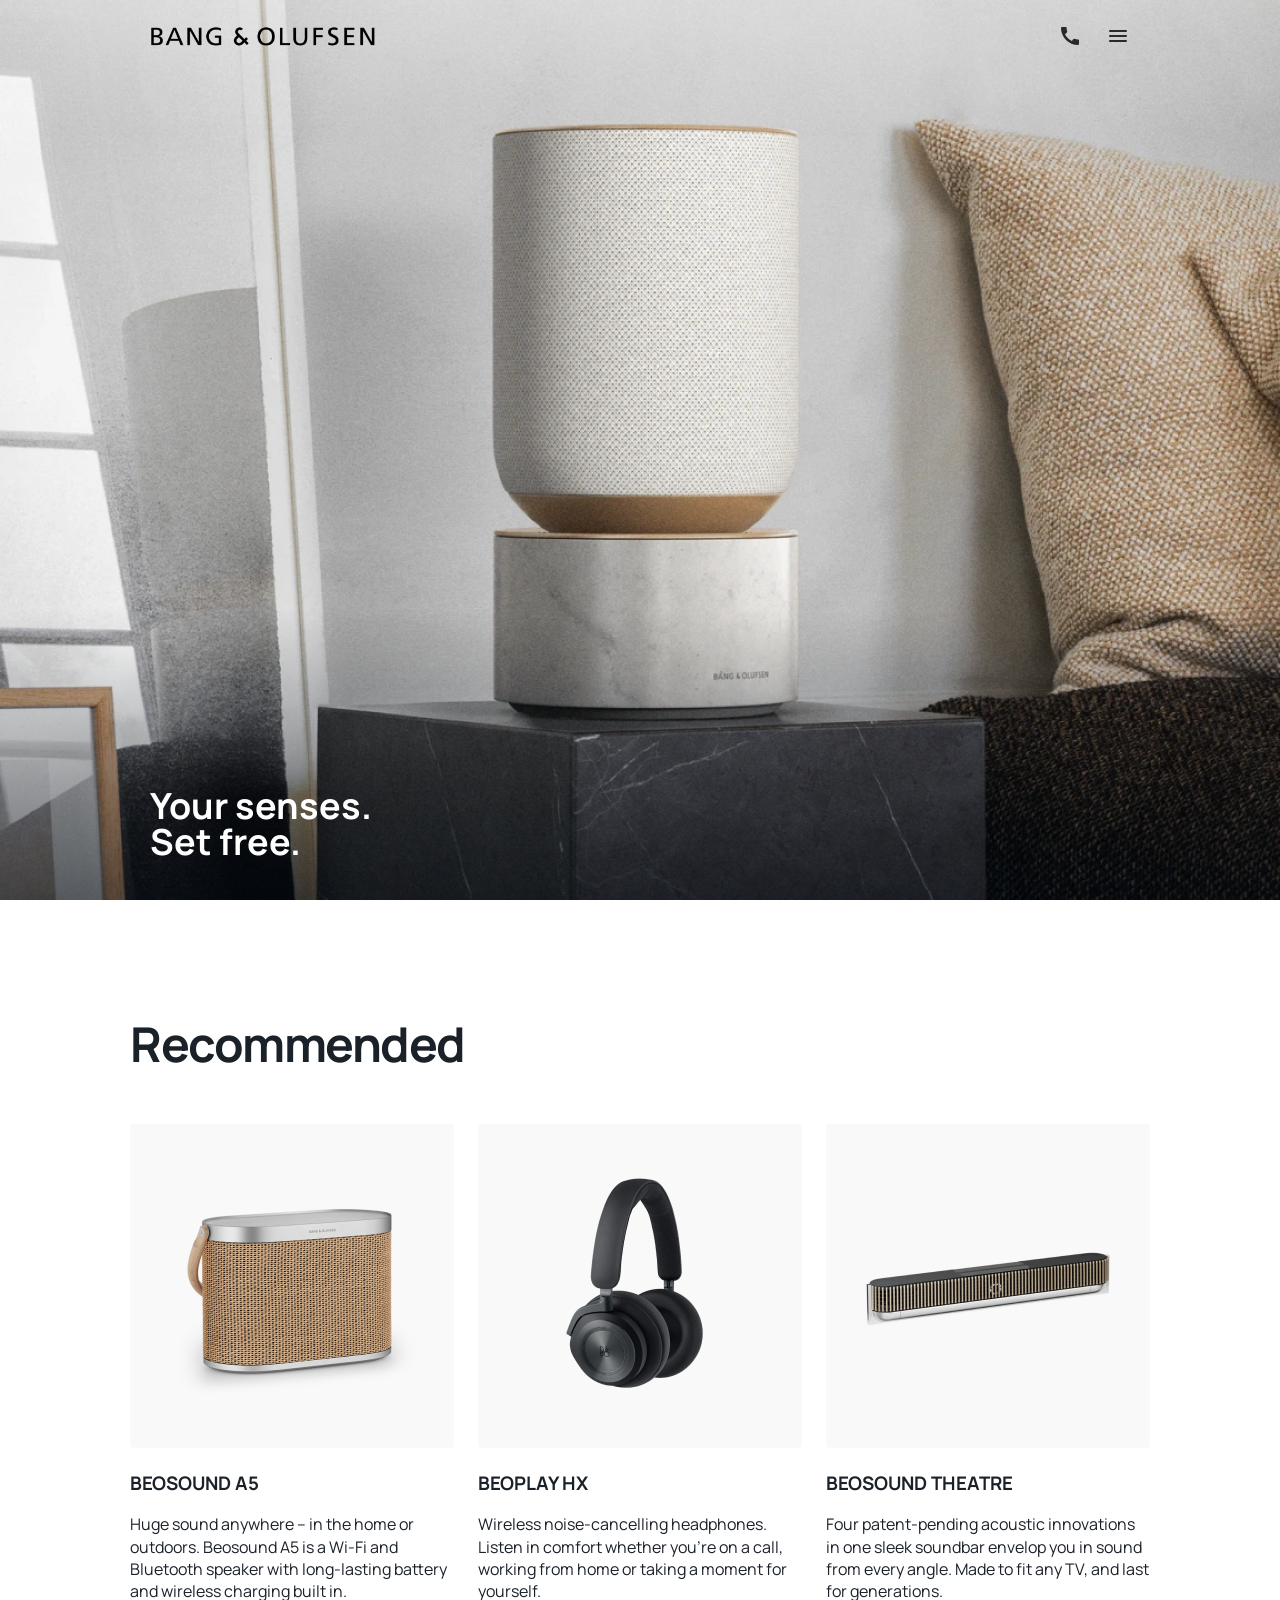
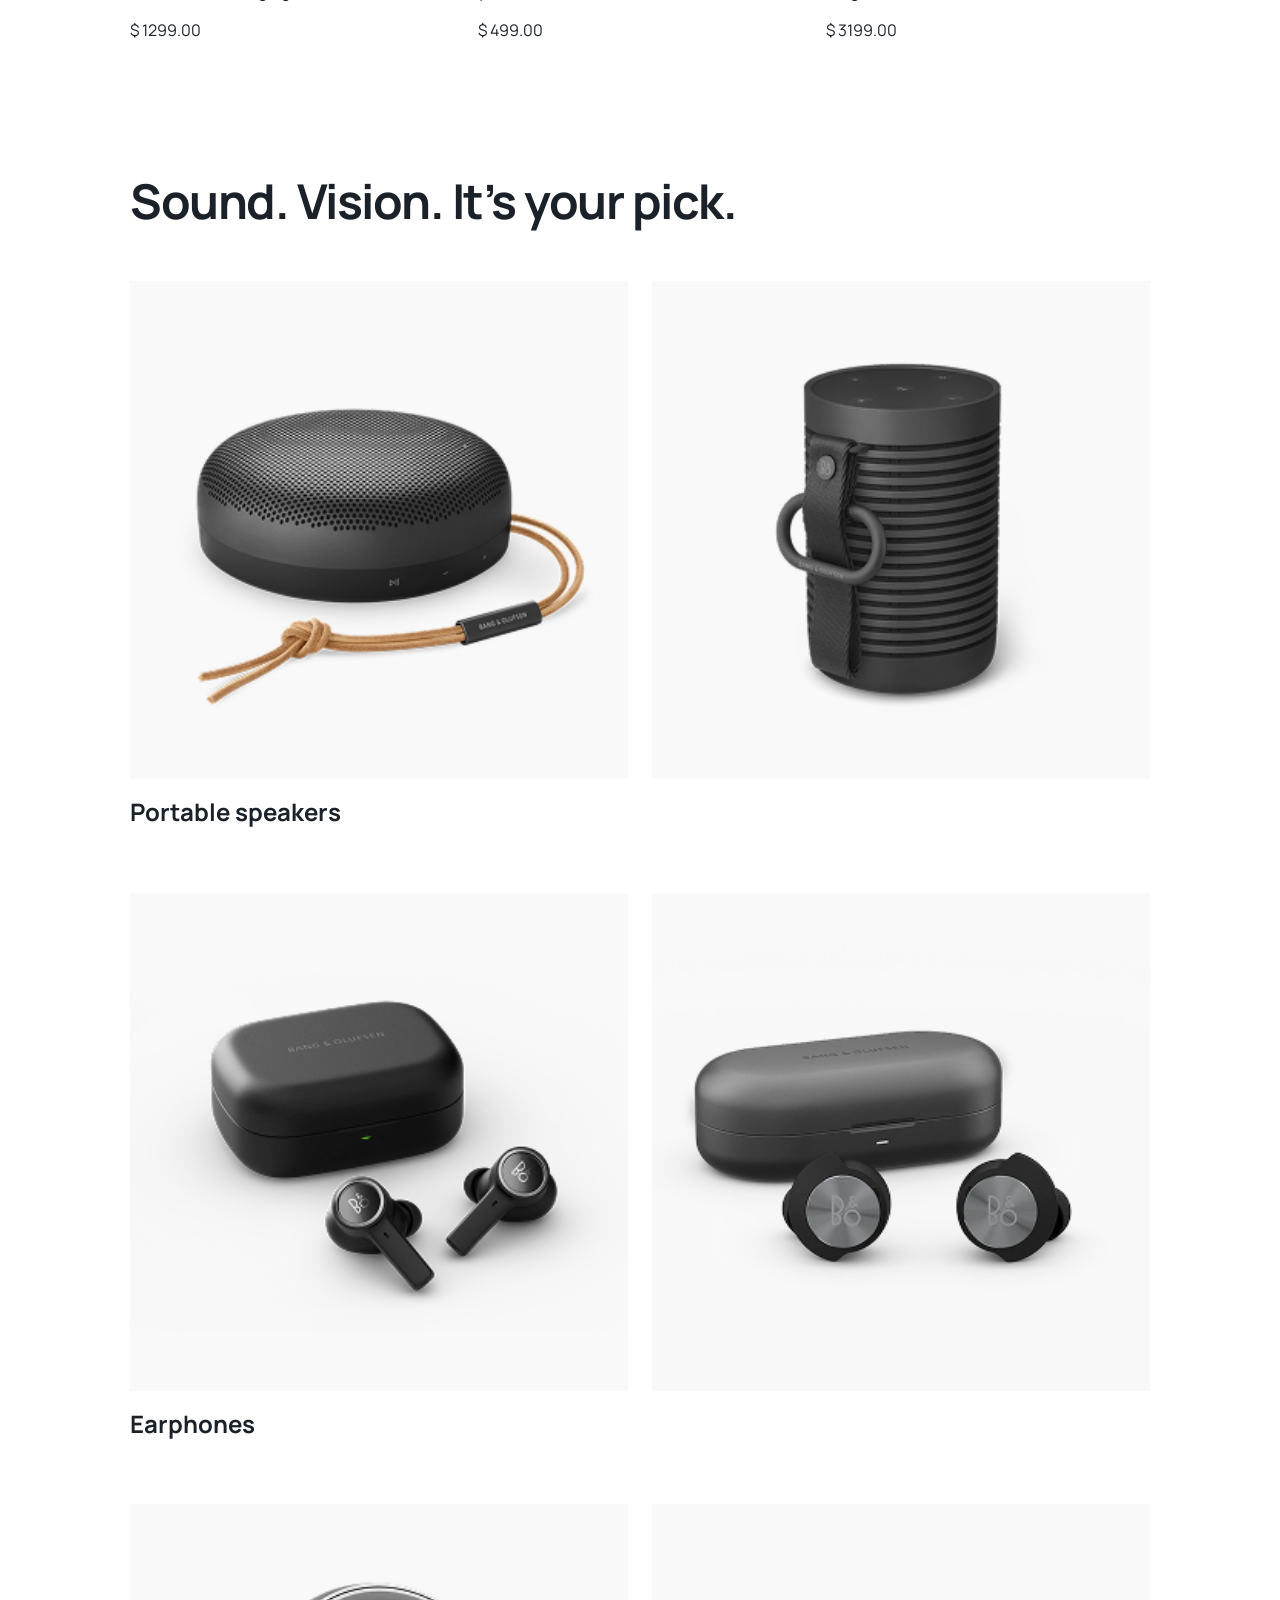
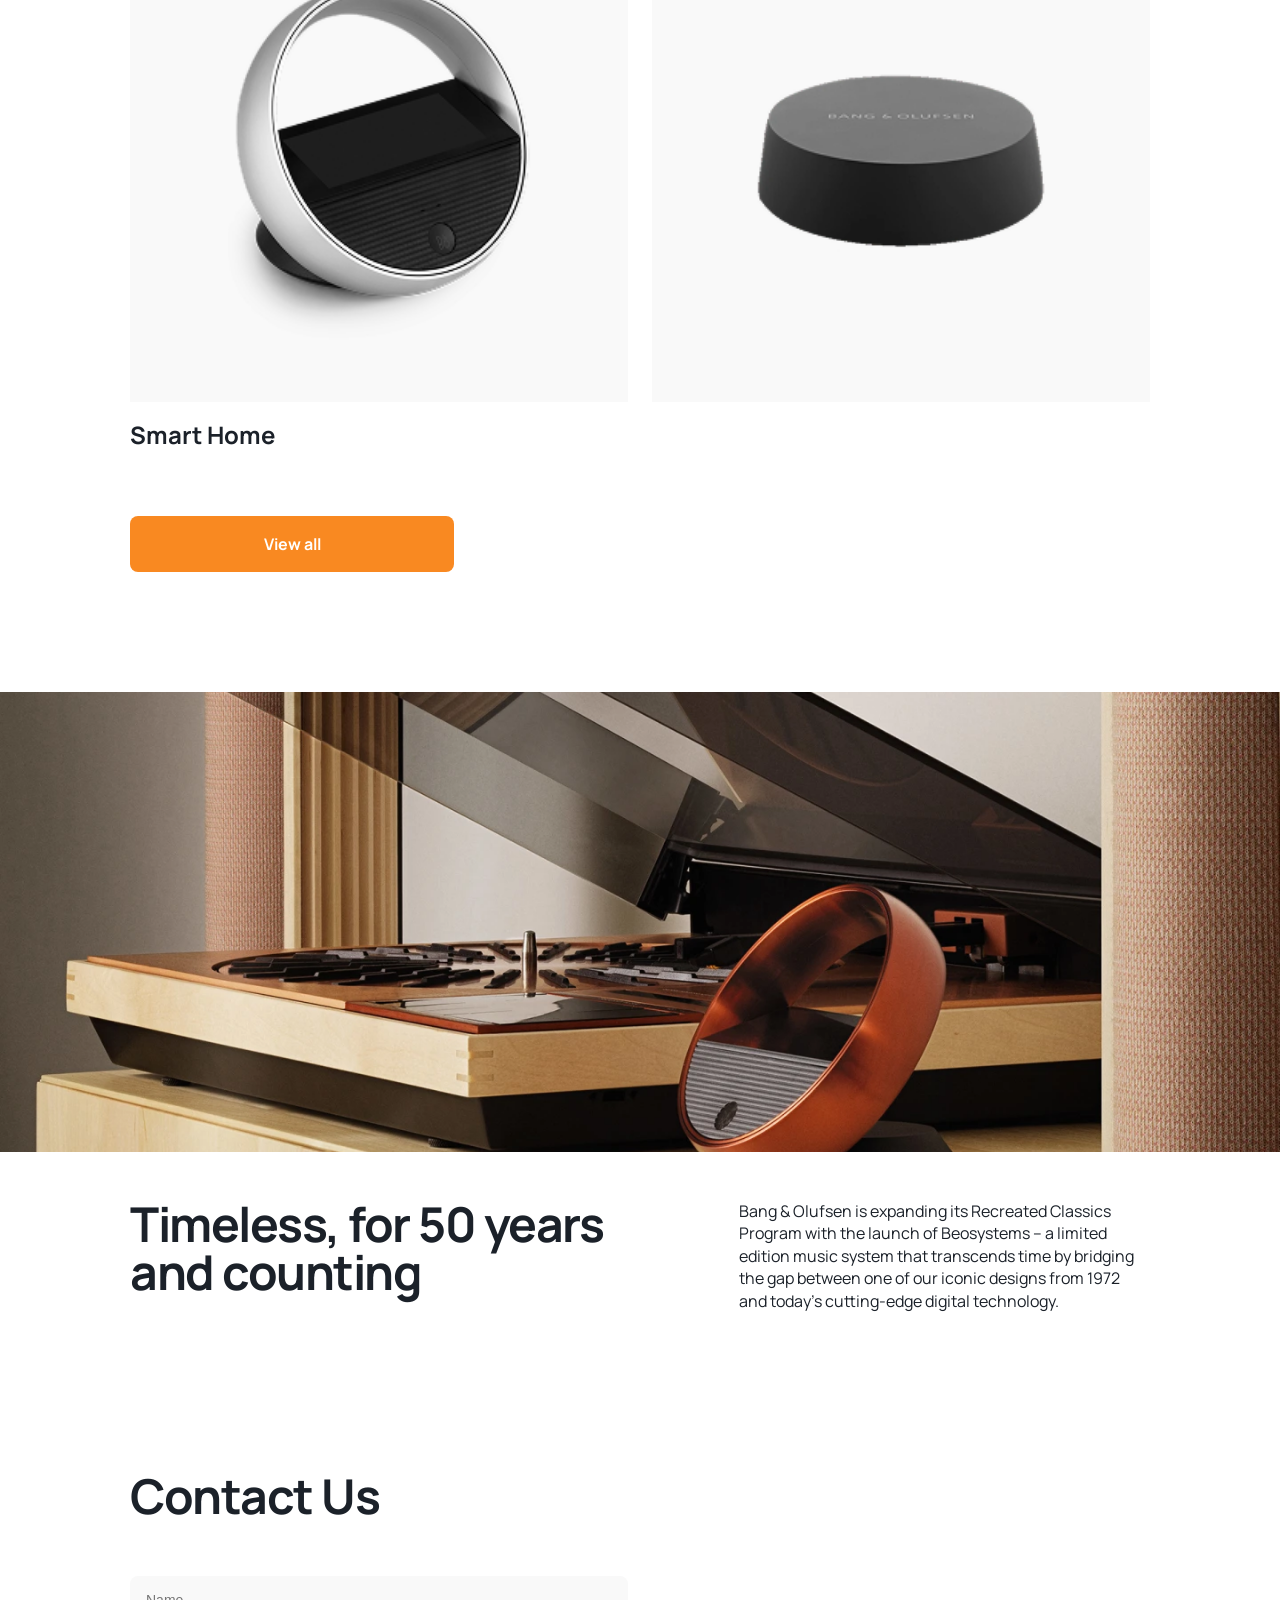
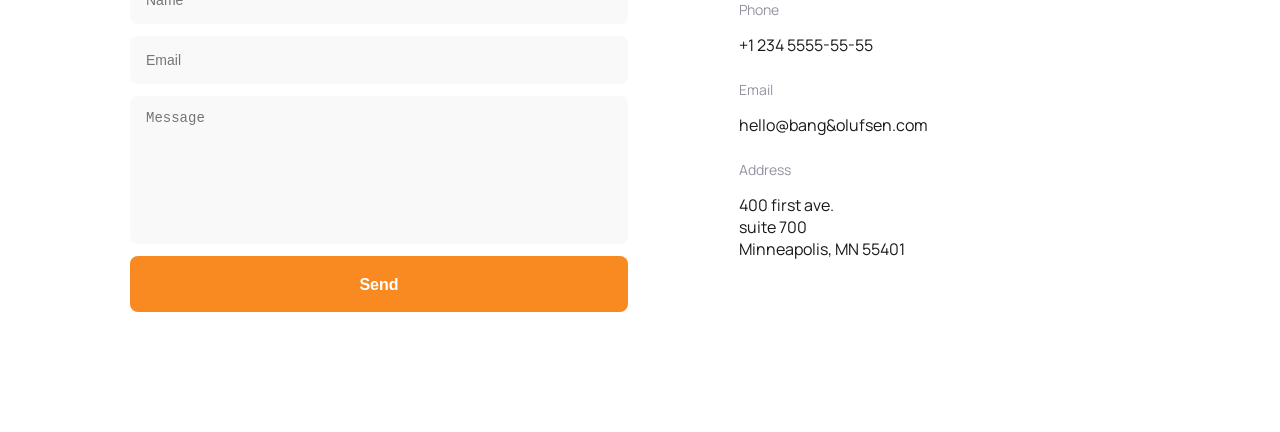
<file: index.html>
<!doctype html><html lang="en" class="page"><head><meta charset="utf-8"><meta name="viewport" content="width=device-width, initial-scale=1.0"><title>B&O</title><link rel="icon" type="image/x-icon" href="favicon.dddcb23b.ico"><link rel="preconnect" href="https://fonts.googleapis.com"><link rel="preconnect" href="https://fonts.gstatic.com" crossorigin><link href="https://fonts.googleapis.com/css2?family=Manrope:wght@200..800&display=swap" rel="stylesheet"><link rel="stylesheet" href="index.8b647481.css"></head><body class="page__body"> <header class="header"> <div class="container"> <div class="header__content"> <div class="top-bar"> <a href="#" class="top-bar__logo"> <img src="logo.de700bea.svg" alt="B&O Logo"> </a> <div class="top-bar__icons"> <a href="tel:+123455555555" class="icon icon--phone"></a> <a href="#menu" class="icon icon--menu"></a> </div> </div> <div class="header__bottom"> <h1 class="header__title"> Your senses. <br> Set free. </h1> </div> </div> </div> </header> <aside class="menu page__menu" id="menu"> <div class="container"> <div class="menu__top top-bar"> <a href="#" class="top-bar__logo"> <img class="menu__logo" src="logo.de700bea.svg" alt="B&O Logo"> </a> <a href="#" class="icon icon--close"></a> </div> <div class="menu__bottom"> <nav class="menu__nav nav"> <ul class="nav__list"> <li class="nav__item"> <a href="#recommended" class="nav__link"> Recommended </a> </li> <li class="nav__item"> <a href="#categories" class="nav__link"> Categories </a> </li> <li class="nav__item"> <a href="#about-us" class="nav__link"> About Us </a> </li> <li class="nav__item"> <a href="#contacts" class="nav__link"> Contact Us </a> </li> </ul> </nav> <a href="tel:+123455555555" class="menu__phone-number"> +1 234 5555-55-55 </a> <a href="tel:+123455555555" class="menu__call-to-order"> Call to order </a> </div> </div> </aside> <main class="main"> <div class="container"> <div class="main__content"> <section class="recommended" id="recommended"> <h2 class="section-title">Recommended</h2> <div class="recommended__products"> <article class="product recommended__product"> <img src="beosounda5.e76d2ded.png" alt="BEOSOUND A5" class="product__photo"> <h3 class="product__title">BEOSOUND A5</h3> <p class="product__description"> Huge sound anywhere – in the home or outdoors. Beosound A5 is a Wi-Fi and Bluetooth speaker with long-lasting battery and wireless charging built in. </p> <p class="product__price">$ 1299.00</p> </article> <article class="product recommended__product"> <img src="BEOPLAY%20HX.ae23d199.png" alt="BEOPLAY HX" class="product__photo"> <h3 class="product__title">BEOPLAY HX</h3> <p class="product__description"> Wireless noise-cancelling headphones. Listen in comfort whether you're on a call, working from home or taking a moment for yourself. </p> <p class="product__price">$ 499.00</p> </article> <article class="product recommended__product"> <img src="BEOSOUND%20THEATRE.0233bb05.png" alt="BEOSOUND THEATRE" class="product__photo"> <h3 class="product__title">BEOSOUND THEATRE</h3> <p class="product__description"> Four patent-pending acoustic innovations in one sleek soundbar envelop you in sound from every angle. Made to fit any TV, and last for generations. </p> <p class="product__price">$ 3199.00</p> </article> </div> </section> <section class="categories" id="categories"> <h2 class="section-title">Sound. Vision. It’s your pick.</h2> <div class="categories__wrapper"> <article class="category"> <div class="category__photos"> <a href="#" class="category__link"> <img src="PortableSpeakers1.88114674.png" alt="Portable speakers photo" class="category__photo"> </a> <a href="#" class="category__link"> <img src="PortableSpeakers2.5d2d7064.png" alt="Portable speakers photo" class="category__photo"> </a> </div> <h3 class="category__title">Portable speakers</h3> </article> <article class="category"> <div class="category__photos"> <a href="#" class="category__link"> <img src="Earphones1.b19adb02.png" alt="Earphones photo" class="category__photo"> </a> <a href="#" class="category__link"> <img src="Earphones2.e0e99754.png" alt="Earphones photo" class="category__photo"> </a> </div> <h3 class="category__title">Earphones</h3> </article> <article class="category"> <div class="category__photos"> <a href="#" class="category__link"> <img src="SmartHome1.4b87966b.png" alt="Smart Home photo" class="category__photo"> </a> <a href="#" class="category__link"> <img src="SmartHome2.f8fe07ad.png" alt="Smart Home photo" class="category__photo"> </a> </div> <h3 class="category__title">Smart Home</h3> </article> <a href="#" class="categories__button"> View all </a> </div> </section> <section class="about-us" id="about-us"> <img src="about-us-image.2b329f28.png" alt="About us image" class="about-us__image"> <h2 class="about-us__title section-title"> Timeless, for 50 years and counting </h2> <div class="about-us__content"> <p class="about-us__description"> Bang & Olufsen is expanding its Recreated Classics Program with the launch of Beosystems – a limited edition music system that transcends time by bridging the gap between one of our iconic designs from 1972 and today’s cutting-edge digital technology. </p> </div> </section> <section class="contacts" id="contacts"> <h2 class="section-title">Contact Us</h2> <div class="contacts__wrapper"> <div class="contacts__form"> <form onsubmit="this.reset(); return false;" action="#" method="post" class="form"> <input class="form__input" type="text" name="name" placeholder="Name" required> <input class="form__input" type="email" name="email" placeholder="Email" required> <textarea class="form__message" name="message" placeholder="Message" required></textarea> <button class="form__button" type="submit">Send</button> </form> </div> <div class="contacts__info"> <p class="contacts__info-title">Phone</p> <p class="contacts__info-description">+1 234 5555-55-55</p> <p class="contacts__info-title">Email</p> <p class="contacts__info-description">hello@bang&olufsen.com</p> <p class="contacts__info-title">Address</p> <p class="contacts__info-description"> 400 first ave. <br> suite 700 <br> Minneapolis, MN 55401 </p> </div> </div> </section> </div> </div> </main> <footer class="footer"></footer> </body></html>
</file>
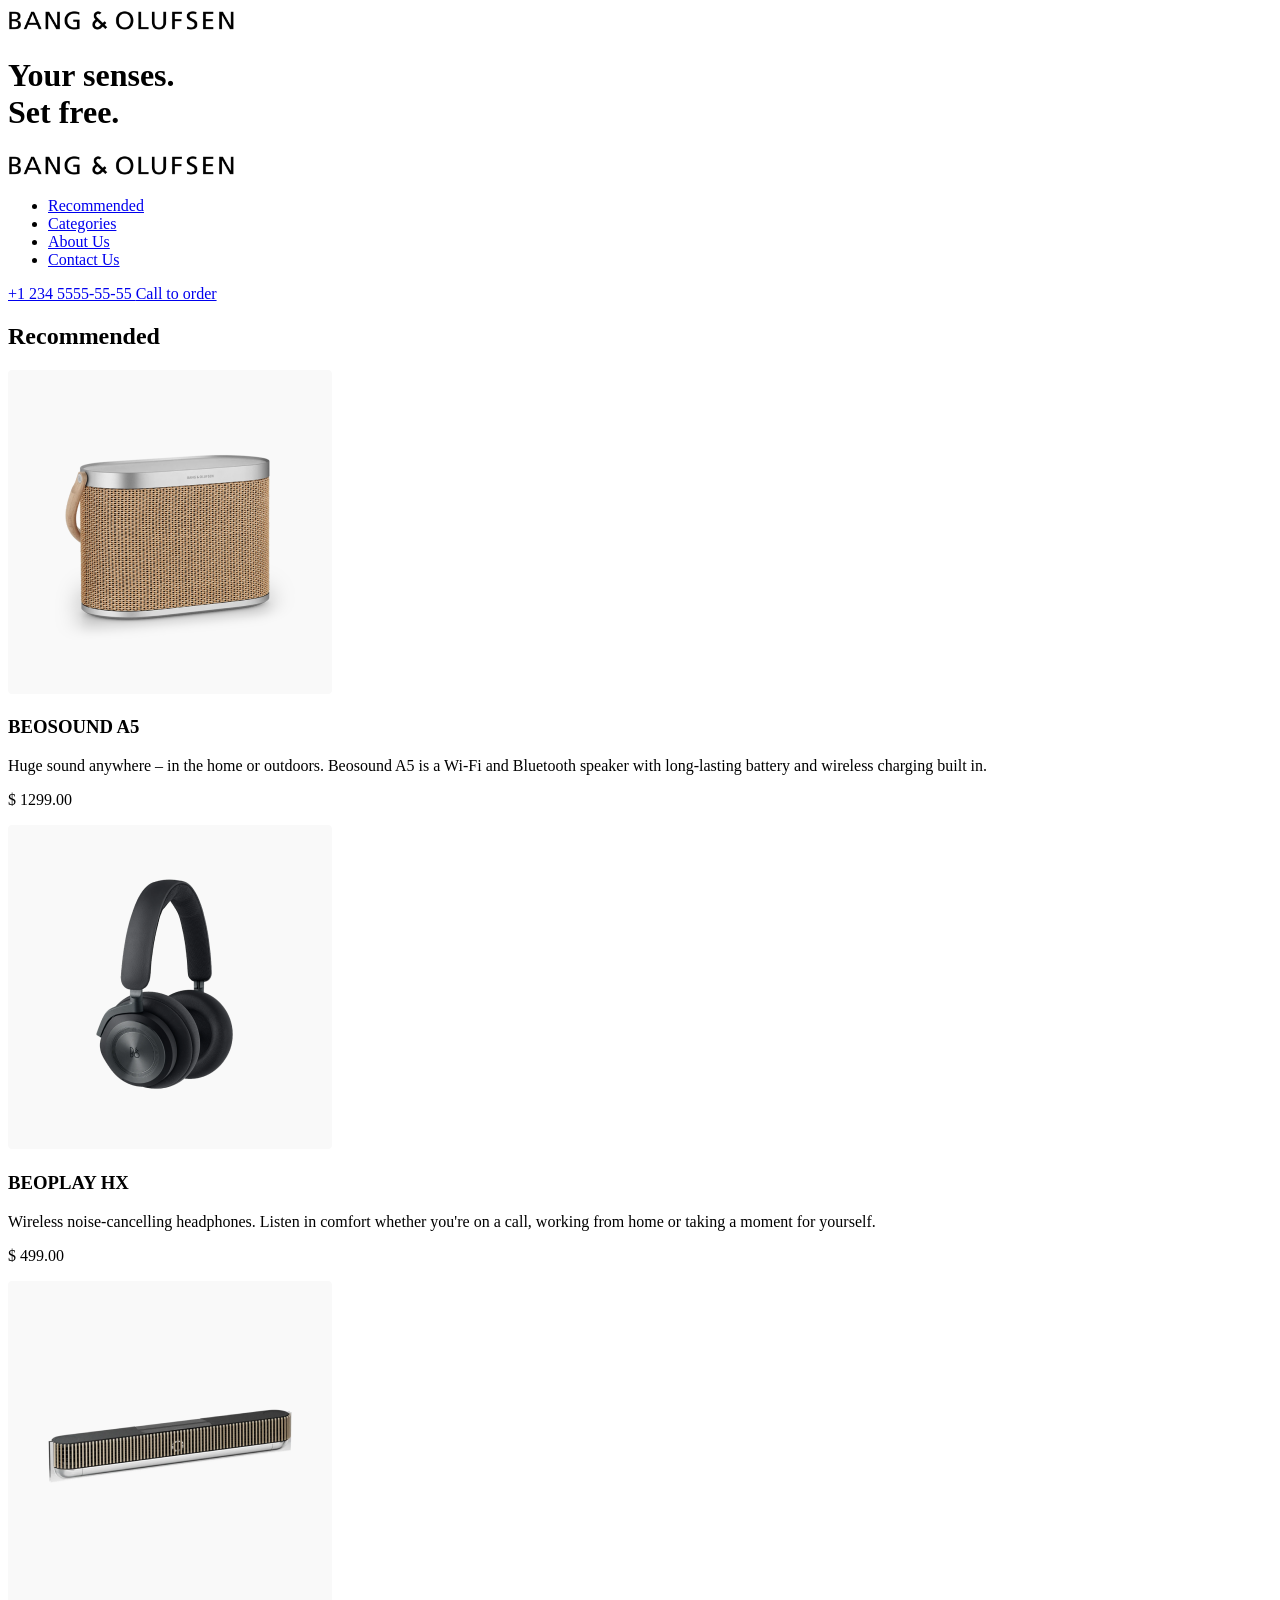
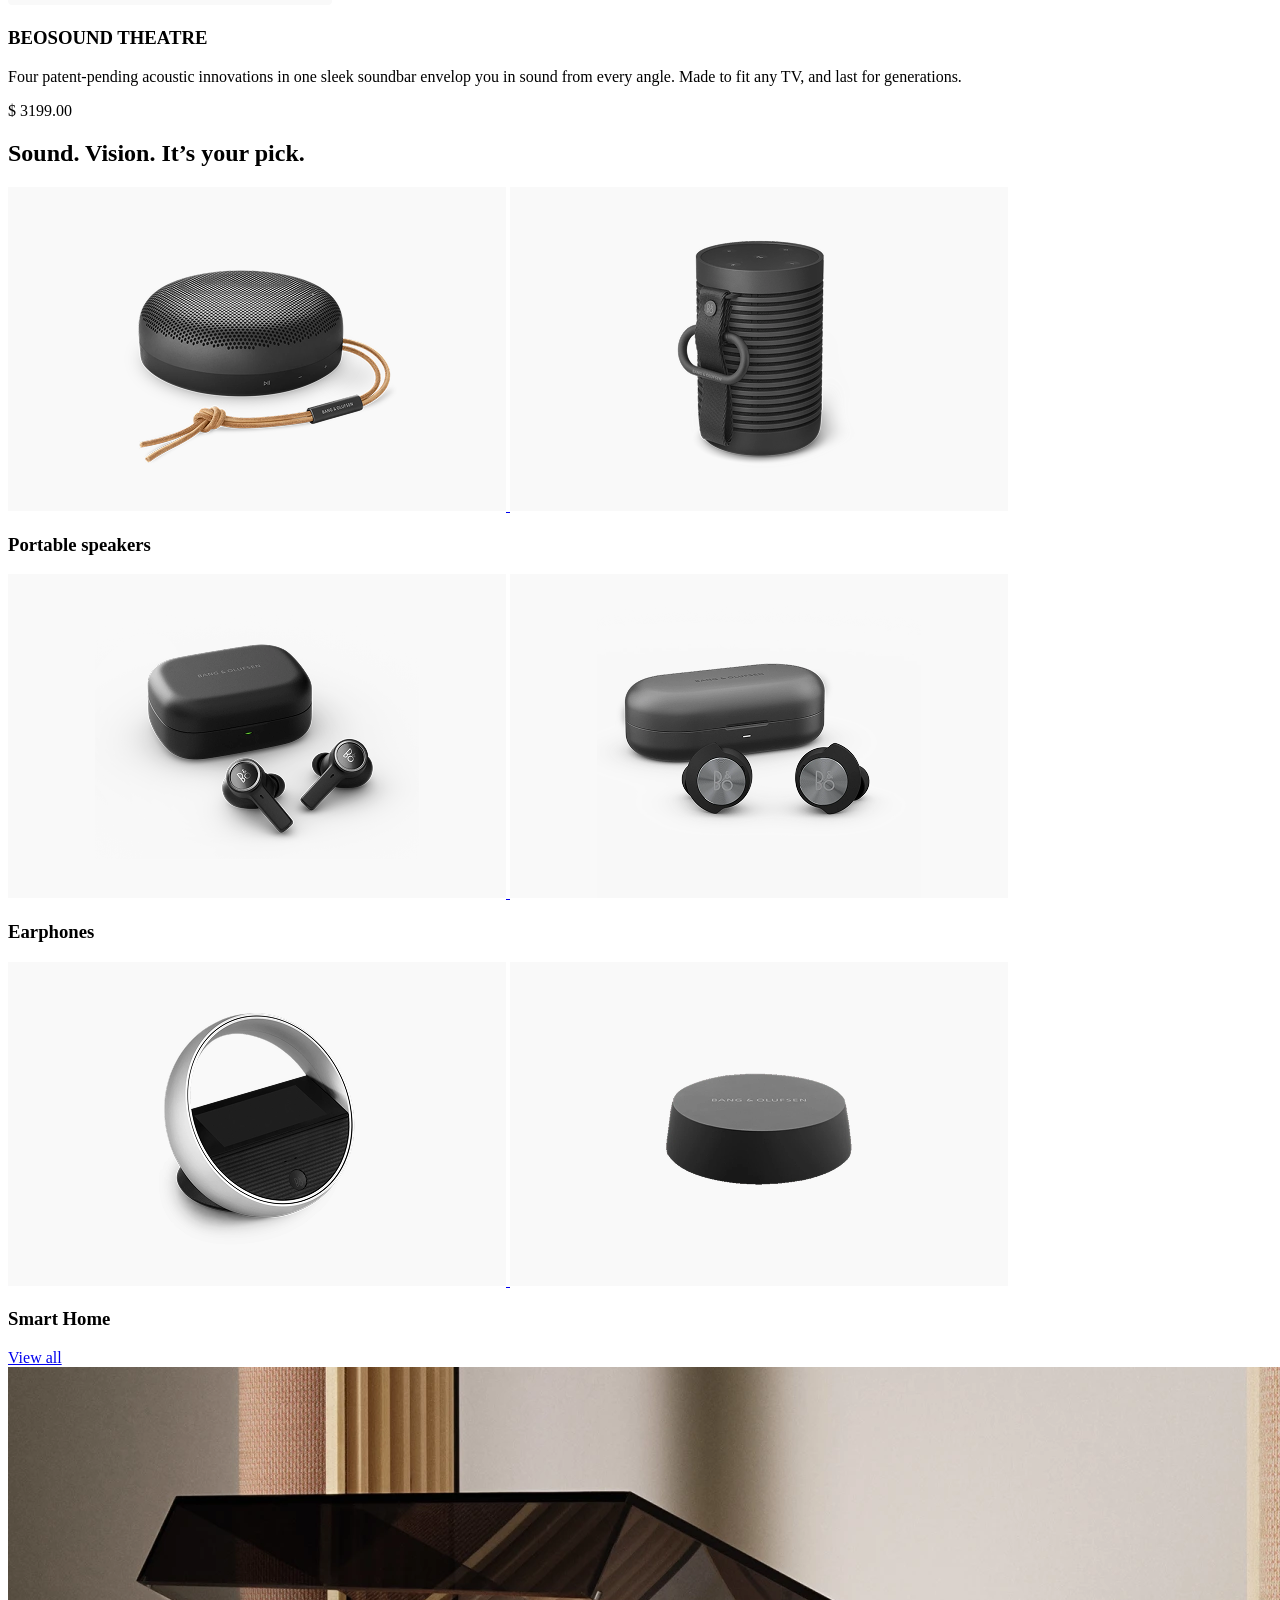
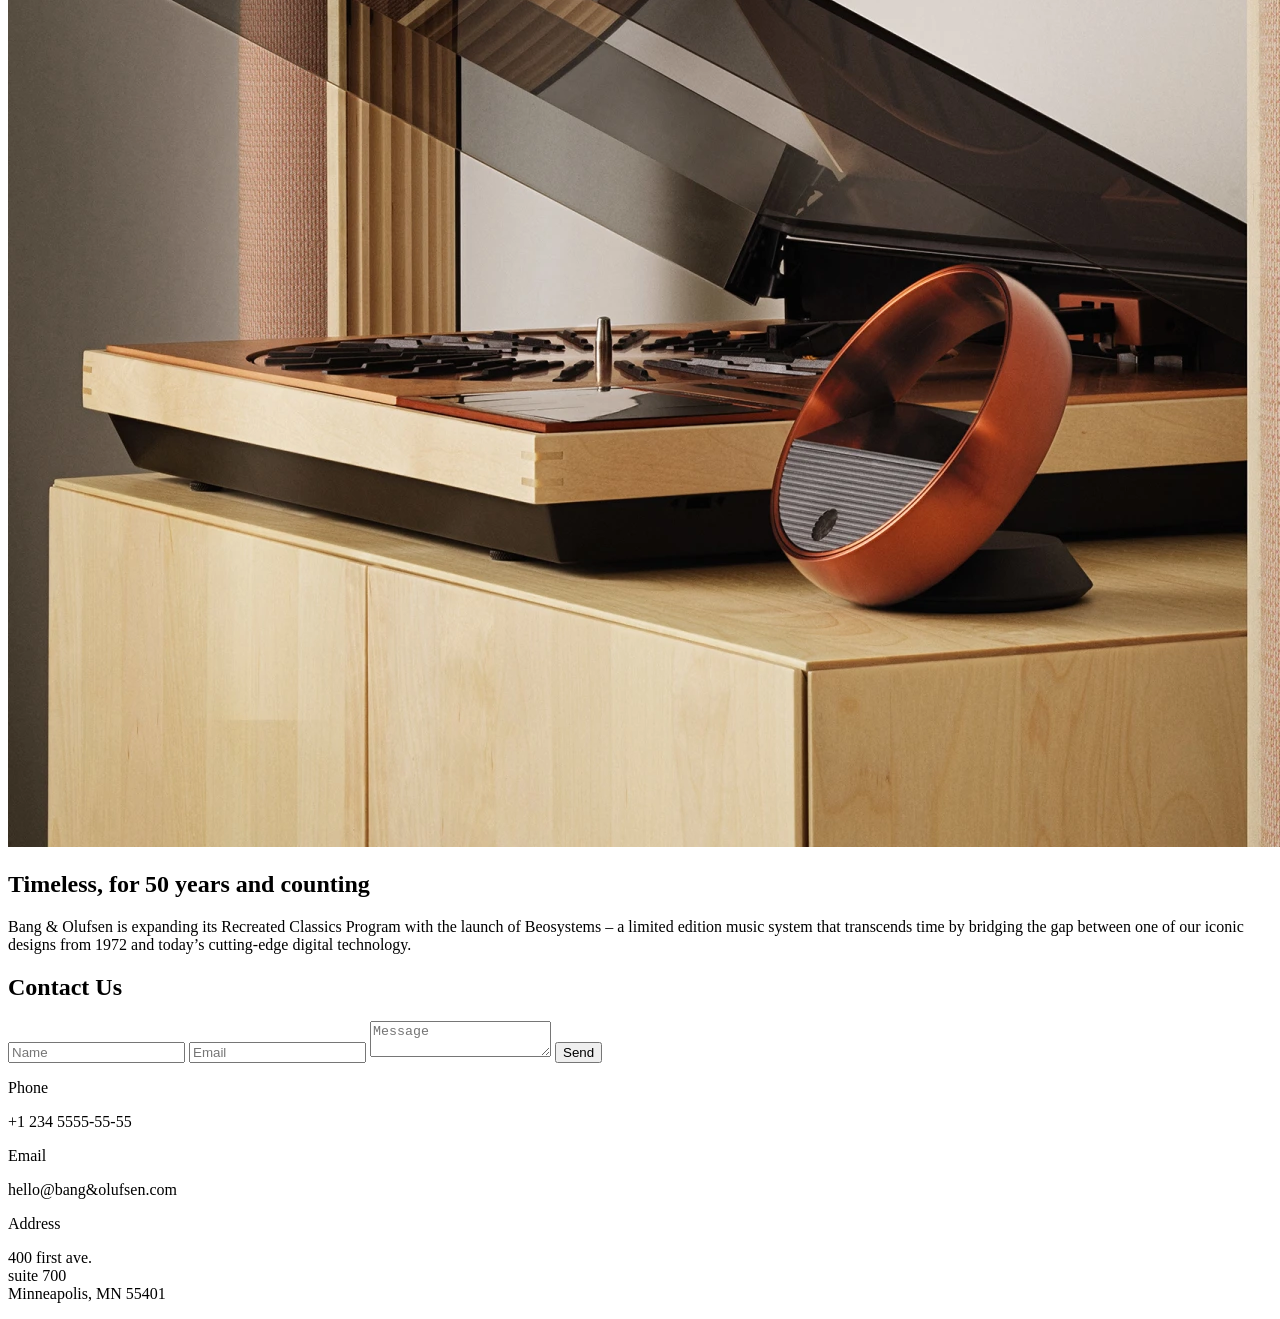
<file: src/index.html>
<!-- #region head  -->
<!doctype html>
<html lang="en" class="page">
  <head>
    <meta charset="UTF-8" />
    <meta name="viewport" content="width=device-width, initial-scale=1.0" />
    <title>B&O</title>
    <link rel="icon" type="image/x-icon" href="/src/images/favicon.ico" />
    <link rel="preconnect" href="https://fonts.googleapis.com" />
    <link
      rel="preconnect"
      href="https://fonts.gstatic.com"
      crossorigin="anonymous"
    />
    <link
      href="https://fonts.googleapis.com/css2?family=Manrope:wght@200..800&display=swap"
      rel="stylesheet"
    />
    <link rel="stylesheet" href="./styles/main.scss" />
  </head>
  <!-- #endregion -->
  <body class="page__body">
    <header class="header">
      <div class="container">
        <div class="header__content">
          <div class="top-bar">
            <a href="#" class="top-bar__logo">
              <img src="./images/logo.svg" alt="B&O Logo" />
            </a>
            <div class="top-bar__icons">
              <a href="tel:+123455555555" class="icon icon--phone"></a>
              <a href="#menu" class="icon icon--menu"></a>
            </div>
          </div>
          <div class="header__bottom">
            <h1 class="header__title">
              Your senses.
              <br />
              Set free.
            </h1>
          </div>
        </div>
      </div>
    </header>

    <aside class="menu page__menu" id="menu">
      <div class="container">
        <div class="top-bar menu__top">
          <a href="#" class="top-bar__logo">
            <img class="menu__logo" src="./images/logo.svg" alt="B&O Logo" />
          </a>
          <a href="#" class="icon icon--close"></a>
        </div>
        <div class="menu__bottom">
          <nav class="nav menu__nav">
            <ul class="nav__list">
              <li class="nav__item">
                <a href="#recommended" class="nav__link"> Recommended </a>
              </li>
              <li class="nav__item">
                <a href="#categories" class="nav__link"> Categories </a>
              </li>
              <li class="nav__item">
                <a href="#about-us" class="nav__link"> About Us </a>
              </li>
              <li class="nav__item">
                <a href="#contacts" class="nav__link"> Contact Us </a>
              </li>
            </ul>
          </nav>
          <a href="tel:+123455555555" class="menu__phone-number">
            +1 234 5555-55-55
          </a>
          <a href="tel:+123455555555" class="menu__call-to-order">
            Call to order
          </a>
        </div>
      </div>
    </aside>

    <main class="main">
      <div class="container">
        <div class="main__content">
          <section class="recommended" id="recommended">
            <h2 class="section-title">Recommended</h2>
            <div class="recommended__products">
              <article class="product recommended__product">
                <img
                  src="./images/products/beosounda5.png"
                  alt="BEOSOUND A5"
                  class="product__photo"
                />
                <h3 class="product__title">BEOSOUND A5</h3>
                <p class="product__description">
                  Huge sound anywhere – in the home or outdoors. Beosound A5 is
                  a Wi-Fi and Bluetooth speaker with long-lasting battery and
                  wireless charging built in.
                </p>
                <p class="product__price">$ 1299.00</p>
              </article>
              <article class="product recommended__product">
                <img
                  src="./images/products/BEOPLAY HX.png"
                  alt="BEOPLAY HX"
                  class="product__photo"
                />
                <h3 class="product__title">BEOPLAY HX</h3>
                <p class="product__description">
                  Wireless noise-cancelling headphones. Listen in comfort
                  whether you're on a call, working from home or taking a moment
                  for yourself.
                </p>
                <p class="product__price">$ 499.00</p>
              </article>
              <article class="product recommended__product">
                <img
                  src="./images/products/BEOSOUND THEATRE.png"
                  alt="BEOSOUND THEATRE"
                  class="product__photo"
                />
                <h3 class="product__title">BEOSOUND THEATRE</h3>
                <p class="product__description">
                  Four patent-pending acoustic innovations in one sleek soundbar
                  envelop you in sound from every angle. Made to fit any TV, and
                  last for generations.
                </p>
                <p class="product__price">$ 3199.00</p>
              </article>
            </div>
          </section>
          <section class="categories" id="categories">
            <h2 class="section-title">Sound. Vision. It’s your pick.</h2>

            <div class="categories__wrapper">
              <article class="category">
                <div class="category__photos">
                  <a href="#" class="category__link">
                    <img
                      src="./images/categories/PortableSpeakers1.png"
                      alt="Portable speakers photo"
                      class="category__photo"
                    />
                  </a>

                  <a href="#" class="category__link">
                    <img
                      src="./images/categories/PortableSpeakers2.png"
                      alt="Portable speakers photo"
                      class="category__photo"
                    />
                  </a>
                </div>
                <h3 class="category__title">Portable speakers</h3>
              </article>

              <article class="category">
                <div class="category__photos">
                  <a href="#" class="category__link">
                    <img
                      src="./images/categories/Earphones1.png"
                      alt="Earphones photo"
                      class="category__photo"
                    />
                  </a>

                  <a href="#" class="category__link">
                    <img
                      src="./images/categories/Earphones2.png"
                      alt="Earphones photo"
                      class="category__photo"
                    />
                  </a>
                </div>
                <h3 class="category__title">Earphones</h3>
              </article>

              <article class="category">
                <div class="category__photos">
                  <a href="#" class="category__link">
                    <img
                      src="./images/categories/SmartHome1.png"
                      alt="Smart Home photo"
                      class="category__photo"
                    />
                  </a>

                  <a href="#" class="category__link">
                    <img
                      src="./images/categories/SmartHome2.png"
                      alt="Smart Home photo"
                      class="category__photo"
                    />
                  </a>
                </div>
                <h3 class="category__title">Smart Home</h3>
              </article>

              <a href="#" class="categories__button"> View all </a>
            </div>
          </section>
          <section class="about-us" id="about-us">
            <img
              src="./images/about-us-image.png"
              alt="About us image"
              class="about-us__image"
            />

            <h2 class="section-title about-us__title">
              Timeless, for 50 years and counting
            </h2>

            <div class="about-us__content">
              <p class="about-us__description">
                Bang & Olufsen is expanding its Recreated Classics Program with
                the launch of Beosystems – a limited edition music system that
                transcends time by bridging the gap between one of our iconic
                designs from 1972 and today’s cutting-edge digital technology.
              </p>
            </div>
          </section>
          <section class="contacts" id="contacts">
            <h2 class="section-title">Contact Us</h2>
            <div class="contacts__wrapper">
              <div class="contacts__form">
                <form
                  onsubmit="this.reset(); return false;"
                  action="#"
                  method="post"
                  class="form"
                >
                  <input
                    class="form__input"
                    type="text"
                    name="name"
                    placeholder="Name"
                    required
                  />
                  <input
                    class="form__input"
                    type="email"
                    name="email"
                    placeholder="Email"
                    required
                  />
                  <textarea
                    class="form__message"
                    name="message"
                    placeholder="Message"
                    required
                  ></textarea>
                  <button class="form__button" type="submit">Send</button>
                </form>
              </div>
              <div class="contacts__info">
                <p class="contacts__info-title">Phone</p>
                <p class="contacts__info-description">+1 234 5555-55-55</p>
                <p class="contacts__info-title">Email</p>
                <p class="contacts__info-description">hello@bang&olufsen.com</p>
                <p class="contacts__info-title">Address</p>
                <p class="contacts__info-description">
                  400 first ave.
                  <br />
                  suite 700
                  <br />
                  Minneapolis, MN 55401
                </p>
              </div>
            </div>
          </section>
        </div>
      </div>
    </main>

    <footer class="footer"></footer>
  </body>
</html>
</file>
<file: index.8b647481.css>
.container{padding-left:20px;padding-right:20px}@media (min-width:576px){.container{padding-left:72px;padding-right:72px}}@media (min-width:1024px){.container{max-width:1020px;margin-left:auto;margin-right:auto;padding-left:120px;padding-right:120px}}.main__content{row-gap:64px;padding-top:64px;padding-bottom:64px;display:grid}@media (min-width:576px){.main__content{row-gap:120px;padding-top:120px;padding-bottom:120px}}.product__photo{width:100%}.recommended__products{--columns:2;grid-template-columns:repeat(var(--columns),1fr);gap:40px 20px;display:grid}@media (min-width:576px){.recommended__products{--columns:6;column-gap:24px}}@media (min-width:1024px){.recommended__products{--columns:12}}.recommended__product{grid-column:1/-1}@media (min-width:576px){.recommended__product{grid-column:2/-2}}@media (min-width:1024px){.recommended__product{grid-column:span 4}}.categories__wrapper{--columns:2;grid-template-columns:repeat(var(--columns),1fr);gap:40px 20px;display:grid}@media (min-width:576px){.categories__wrapper{--columns:6;column-gap:24px}}@media (min-width:1024px){.categories__wrapper{--columns:12}}@media (min-width:576px){.categories__wrapper{row-gap:64px}}.categories__button{color:#fff;text-align:center;background-color:#f98921;border-radius:8px;grid-column:1/-1;height:56px;font-weight:700;line-height:56px;text-decoration:none}.categories__button:hover{background-color:#1b2129}.categories__button:active{background-color:#010810}@media (min-width:1024px){.categories__button{grid-column:span 4}}.category{grid-column:1/-1}.category__photos{--columns:2;grid-template-columns:repeat(var(--columns),1fr);column-gap:20px;margin-bottom:16px;display:grid}@media (min-width:576px){.category__photos{--columns:6;column-gap:24px}}@media (min-width:1024px){.category__photos{--columns:12}}.category__link{height:0;padding-bottom:100%;transition:transform .3s;display:block;position:relative;overflow:hidden}.category__link:hover{transform:scale(1.1)}@media (min-width:576px){.category__link{grid-column:span 3}}@media (min-width:1024px){.category__link{grid-column:span 6}}.category__photo{object-fit:cover;width:100%;height:100%;position:absolute}.category__title{margin:0;font-size:18px;font-weight:700;line-height:140%}@media (min-width:576px){.category__title{font-size:24px}}.form{-ms-flex-direction:column;flex-direction:column;gap:12px;display:-ms-flexbox;display:flex}.form__input{box-sizing:border-box;color:#7e7e83;background-color:#f9f9f9;border:none;border-radius:8px;width:100%;height:48px;padding-left:16px;font-size:14px;line-height:140%}.form__input:hover{color:#1b2129}.form__input:focus{color:#010810;border:2px solid #f98921;outline:none}.form__message{resize:none;box-sizing:border-box;color:#7e7e83;background-color:#f9f9f9;border:none;border-radius:8px;width:100%;height:148px;padding:14px 16px;font-size:14px}.form__message:hover{color:#1b2129}.form__message:focus{color:#010810;border:2px solid #f98921;outline:none}.form__button{color:#fff;text-align:center;background-color:#f98921;border:none;border-radius:8px;width:100%;height:56px;font-size:16px;font-weight:700;line-height:56px;text-decoration:none}.form__button:hover{background-color:#1b2129}.form__button:active{background-color:#010810}.contacts__wrapper{--columns:2;grid-template-columns:repeat(var(--columns),1fr);column-gap:20px;display:grid}@media (min-width:576px){.contacts__wrapper{--columns:6;column-gap:24px}}@media (min-width:1024px){.contacts__wrapper{--columns:12}}.contacts__form{grid-column:1/-1}@media (min-width:1024px){.contacts__form{grid-column:1/span 6}}.contacts__info{grid-column:1/-1}@media (min-width:1024px){.contacts__info{grid-column:8/span 5}}.contacts__info-title{color:#9393a3;margin-top:24px;font-size:14px;font-weight:400;line-height:140%}.contacts__info-description{color:#191919;margin-top:8px;font-size:16px;font-weight:400;line-height:140%}.about-us{--columns:2;grid-template-columns:repeat(var(--columns),1fr);column-gap:20px;display:grid}@media (min-width:576px){.about-us{--columns:6;column-gap:24px}}@media (min-width:1024px){.about-us{--columns:12}}.about-us__image{grid-column:1/-1;width:100vw;height:200px;margin-bottom:48px;margin-left:calc(50% - 50vw);margin-right:calc(50% - 50vw)}@media (min-width:576px){.about-us__image{height:400px}}@media (min-width:1024px){.about-us__image{object-fit:cover;height:460px}}.about-us__title{grid-column:1/-1}@media (min-width:576px){.about-us__title{grid-column:1/4}}@media (min-width:1024px){.about-us__title{grid-column:span 6}}.about-us__content{grid-column:1/-1}@media (min-width:576px){.about-us__content{grid-column:4/7}}@media (min-width:1024px){.about-us__content{grid-column:8/13}}.about-us__description{margin:0;line-height:140%}.section-title{text-align:left;letter-spacing:-1.5px;margin:0 0 48px;font-size:32px;font-weight:700;line-height:100%}@media (min-width:576px){.section-title{margin-bottom:56px;font-size:40px}}@media (min-width:1024px){.section-title{font-size:48px}}.page{color:#1b2129;scroll-behavior:smooth;font-family:Manrope,sans-serif;font-size:16px;line-height:140%}.page__body{margin:0}.page__menu{opacity:0;pointer-events:none;transition:transform .3s,opacity .3s;position:fixed;top:0;left:0;right:0;transform:translate(-100%)}.page__menu:target{opacity:1;pointer-events:all;transform:translate(0)}.header{background-image:url(header-bg-mobile.ed980e46.png);background-position:50%;background-size:cover}.header__content{-ms-flex-direction:column;flex-direction:column;-ms-flex-pack:justify;justify-content:space-between;height:100vh;display:-ms-flexbox;display:flex}.header__title{font-weight:700;font-style:Bold;vertical-align:middle;color:#fff;margin:0;font-size:36px;line-height:100%}.header__bottom{padding:0 20px 40px}.menu{box-sizing:border-box;background-color:#f9f9f9;height:100vh;font-weight:700}.menu__top{margin-bottom:32px}.menu__nav{margin-bottom:48px}.menu__phone-number{letter-spacing:2px;color:inherit;margin-bottom:16px;font-size:16px;line-height:140%;text-decoration:none;display:block}.menu__call-to-order{letter-spacing:2px;color:inherit;text-transform:uppercase;border-bottom:1px solid #1b2129;width:fit-content;padding-bottom:4px;font-size:16px;line-height:140%;text-decoration:none;display:block}.nav__link{color:inherit;letter-spacing:2px;font-size:22px;line-height:22px;text-decoration:none;display:inline-block;position:relative}.nav__link:after{content:"";transform-origin:0;background-color:#1b2129;width:100%;height:1px;transition:transform .3s;position:absolute;bottom:-4px;left:0;transform:scaleX(0)}.nav__link:hover:after{transform:scaleX(1)}.nav__list{-ms-flex-direction:column;flex-direction:column;gap:32px;margin:0;padding:0;list-style:none;display:-ms-flexbox;display:flex}.icon{width:24px;height:24px;display:block}.icon--phone{background-image:url(icon-phone-number.f8d8aad7.svg);background-position:50%;background-repeat:no-repeat}.icon--menu{background-image:url(icon-burger-menu.fd26e13d.svg)}.icon--close{background-image:url(icon-close-menu.31bb77d6.svg)}.top-bar{-ms-flex-pack:justify;justify-content:space-between;-ms-flex-align:center;align-items:center;padding:24px 20px;display:-ms-flexbox;display:flex}.top-bar__icons{gap:24px;display:-ms-flexbox;display:flex}.top-bar__logo{display:-ms-flexbox;display:flex}.footer{margin:0}
/*# sourceMappingURL=index.8b647481.css.map */
</file>
